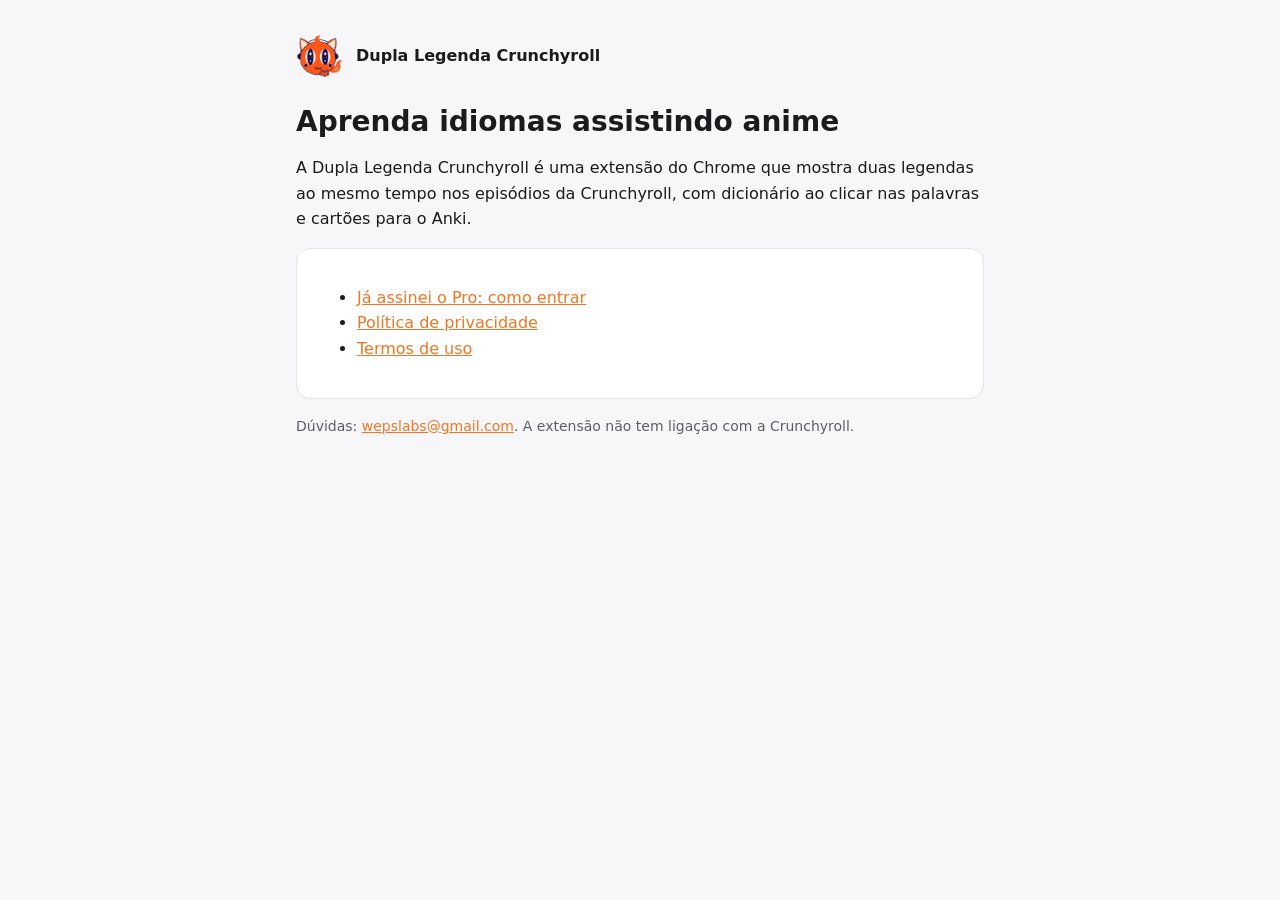
<file: index.html>
<!doctype html>
<html lang="pt-BR">
<head>
  <meta charset="utf-8">
  <meta name="viewport" content="width=device-width, initial-scale=1">
  <title>Dupla Legenda Crunchyroll</title>
  <link rel="icon" href="icon.png">
  <link rel="stylesheet" href="style.css">
</head>
<body>
<main>
  <header>
    <img src="icon.png" alt="">
    <a href="./">Dupla Legenda Crunchyroll</a>
  </header>

  <h1>Aprenda idiomas assistindo anime</h1>
  <p>A Dupla Legenda Crunchyroll é uma extensão do Chrome que mostra duas legendas ao mesmo tempo nos episódios da Crunchyroll, com dicionário ao clicar nas palavras e cartões para o Anki.</p>

  <div class="card">
    <ul>
      <li><a href="obrigado.html">Já assinei o Pro: como entrar</a></li>
      <li><a href="privacidade.html">Política de privacidade</a></li>
      <li><a href="termos.html">Termos de uso</a></li>
    </ul>
  </div>

  <p class="muted">Dúvidas: <a href="mailto:wepslabs@gmail.com">wepslabs@gmail.com</a>. A extensão não tem ligação com a Crunchyroll.</p>
</main>
</body>
</html>
</file>
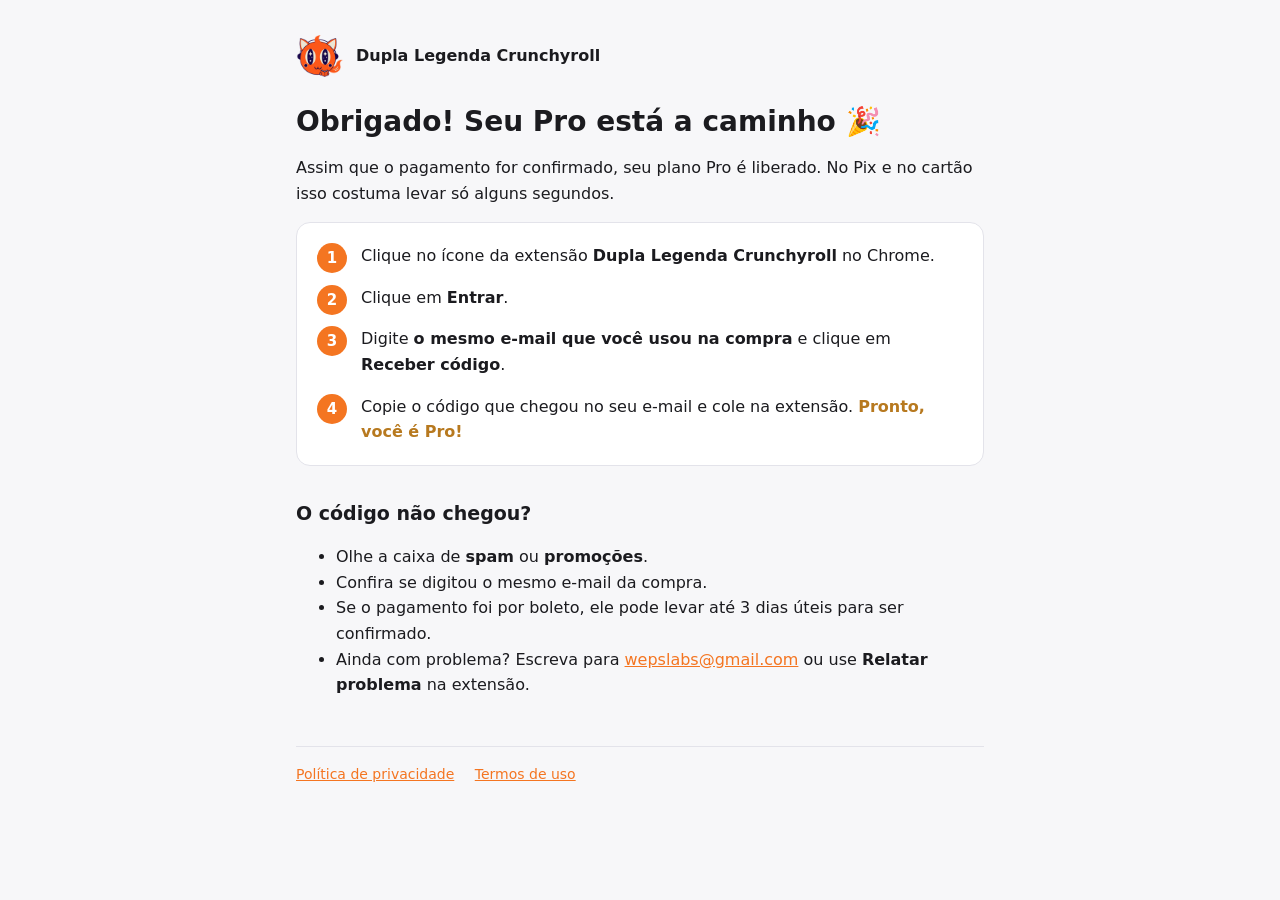
<file: obrigado.html>
<!doctype html>
<html lang="pt-BR">
<head>
  <meta charset="utf-8">
  <meta name="viewport" content="width=device-width, initial-scale=1">
  <title>Pro ativado · Dupla Legenda Crunchyroll</title>
  <link rel="icon" href="icon.png">
  <link rel="stylesheet" href="style.css">
</head>
<body>
<main>
  <header>
    <img src="icon.png" alt="">
    <a href="./">Dupla Legenda Crunchyroll</a>
  </header>

  <h1>Obrigado! Seu Pro está a caminho 🎉</h1>
  <p>Assim que o pagamento for confirmado, seu plano Pro é liberado. No Pix e no cartão isso costuma levar só alguns segundos.</p>

  <div class="card">
    <ol class="steps">
      <li>Clique no ícone da extensão <b>Dupla Legenda Crunchyroll</b> no Chrome.</li>
      <li>Clique em <b>Entrar</b>.</li>
      <li>Digite <b>o mesmo e-mail que você usou na compra</b> e clique em <b>Receber código</b>.</li>
      <li>Copie o código que chegou no seu e-mail e cole na extensão. <span class="ok">Pronto, você é Pro!</span></li>
    </ol>
  </div>

  <h2>O código não chegou?</h2>
  <ul>
    <li>Olhe a caixa de <b>spam</b> ou <b>promoções</b>.</li>
    <li>Confira se digitou o mesmo e-mail da compra.</li>
    <li>Se o pagamento foi por boleto, ele pode levar até 3 dias úteis para ser confirmado.</li>
    <li>Ainda com problema? Escreva para <a href="mailto:wepslabs@gmail.com">wepslabs@gmail.com</a> ou use <b>Relatar problema</b> na extensão.</li>
  </ul>

  <footer>
    <a href="privacidade.html">Política de privacidade</a>
    <a href="termos.html">Termos de uso</a>
  </footer>
</main>
</body>
</html>
</file>
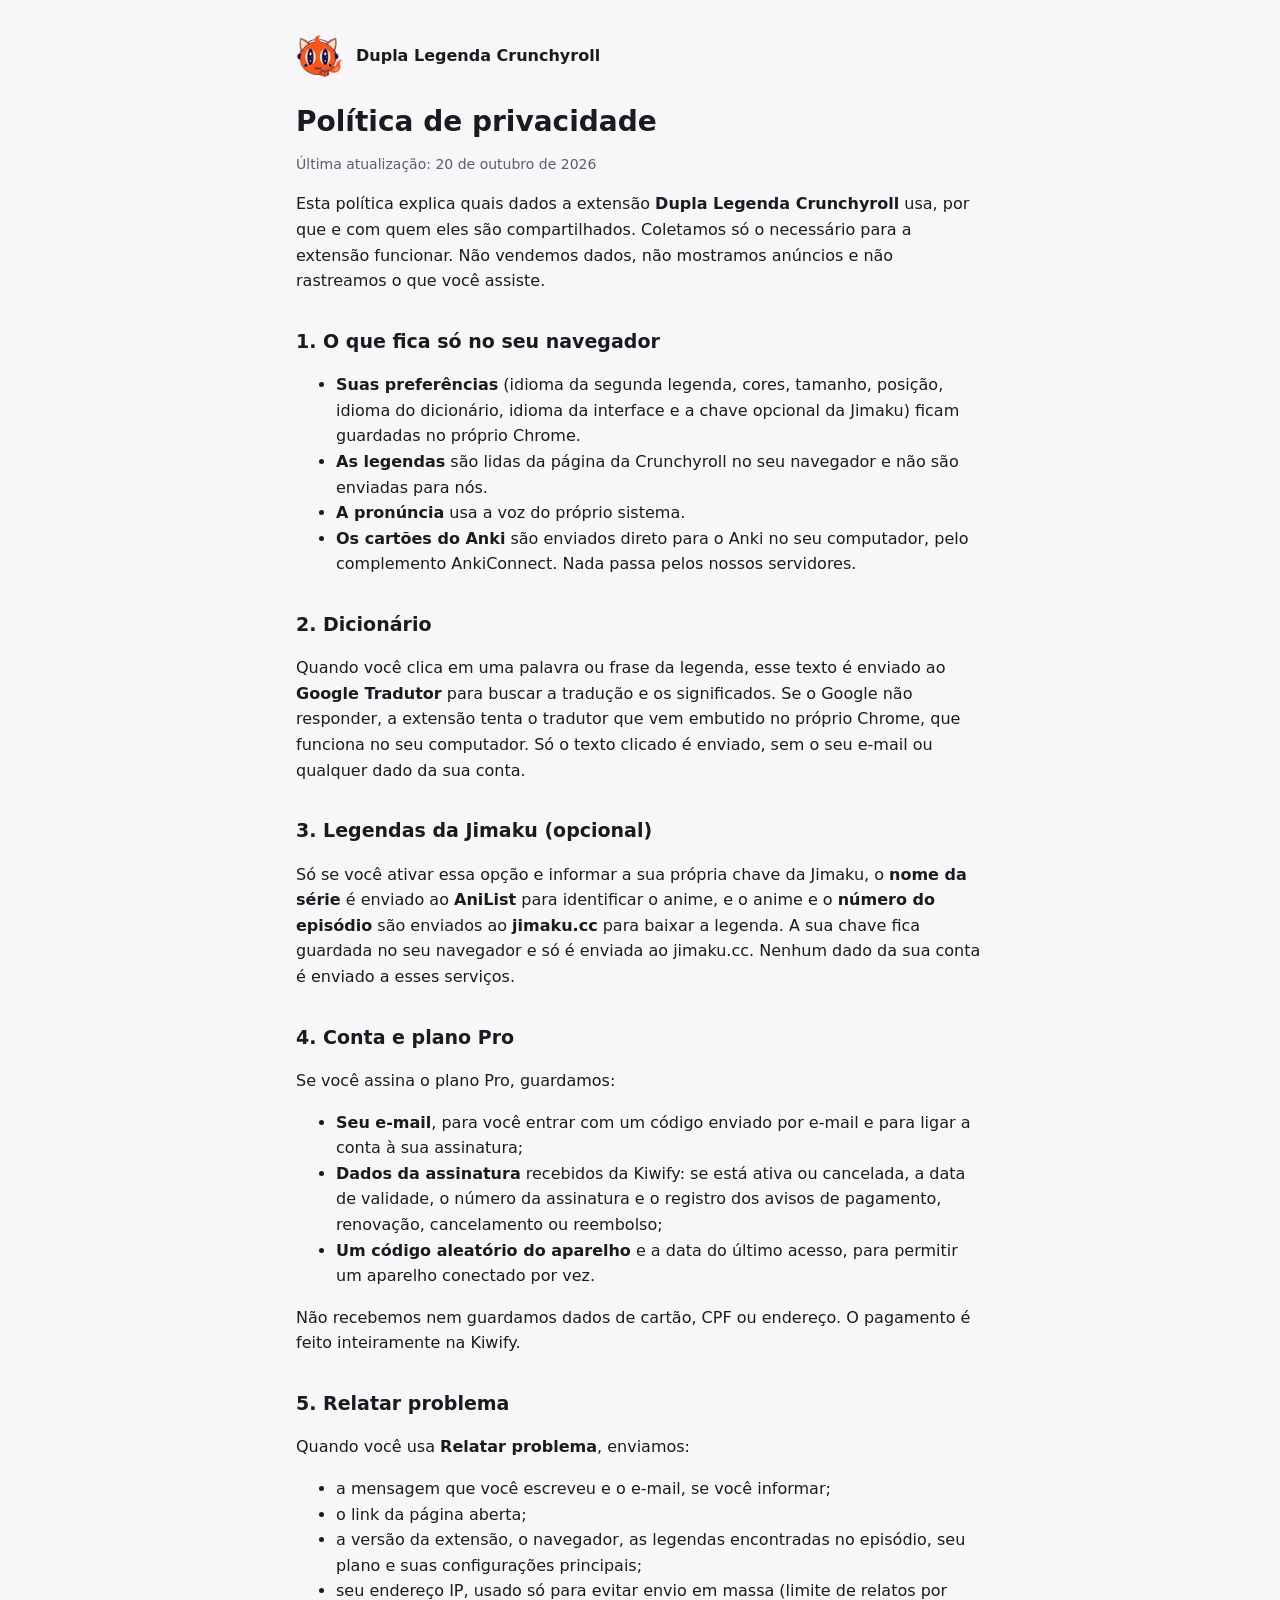
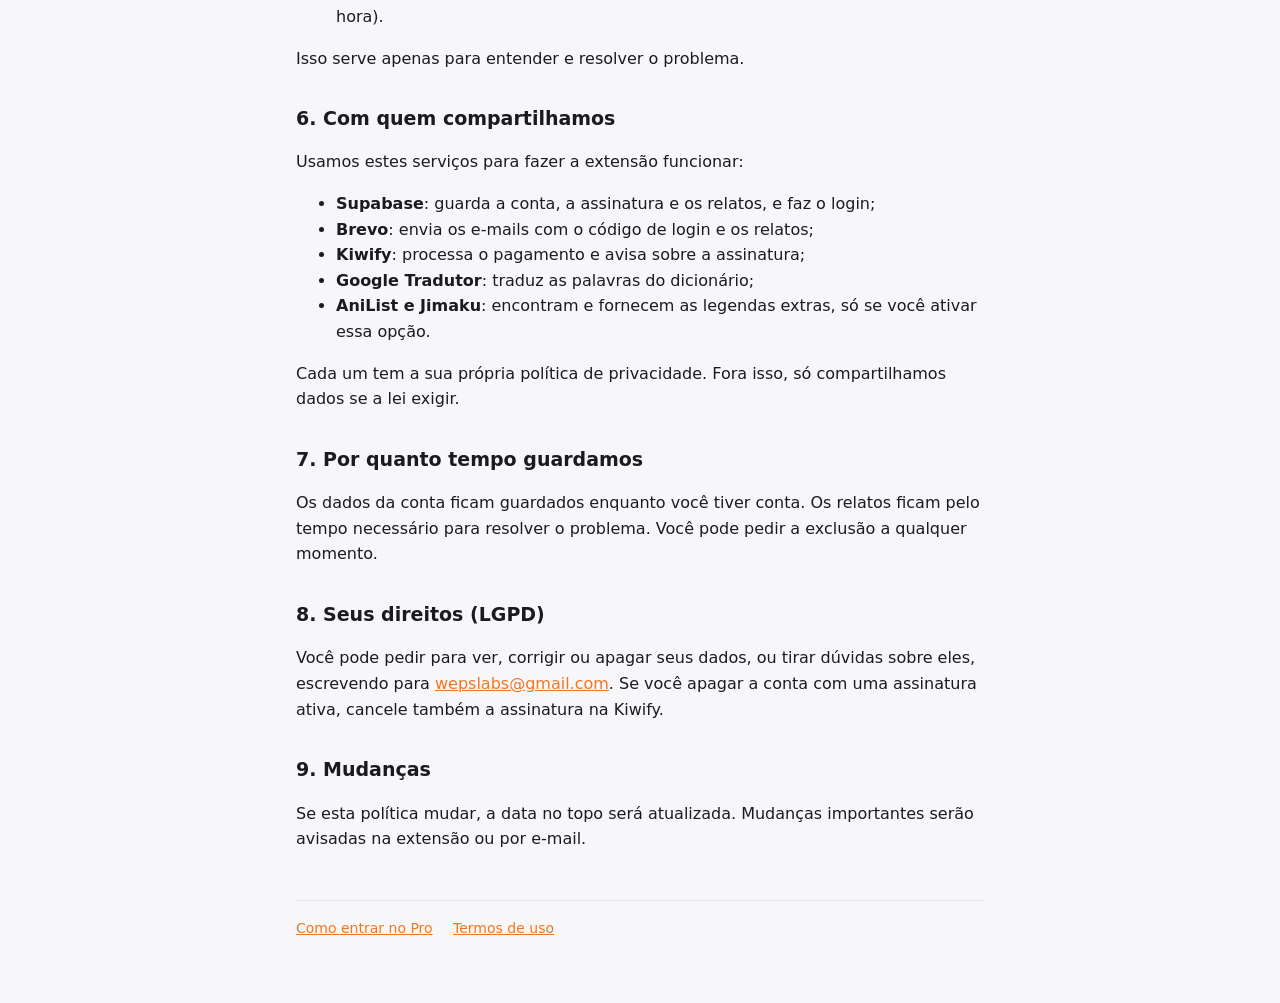
<file: privacidade.html>
<!doctype html>
<html lang="pt-BR">
<head>
  <meta charset="utf-8">
  <meta name="viewport" content="width=device-width, initial-scale=1">
  <title>Política de privacidade · Dupla Legenda Crunchyroll</title>
  <link rel="icon" href="icon.png">
  <link rel="stylesheet" href="style.css">
</head>
<body>
<main>
  <header>
    <img src="icon.png" alt="">
    <a href="./">Dupla Legenda Crunchyroll</a>
  </header>

  <h1>Política de privacidade</h1>
  <p class="muted">Última atualização: 20 de outubro de 2026</p>

  <p>Esta política explica quais dados a extensão <b>Dupla Legenda Crunchyroll</b> usa, por que e com quem eles são compartilhados. Coletamos só o necessário para a extensão funcionar. Não vendemos dados, não mostramos anúncios e não rastreamos o que você assiste.</p>

  <h2>1. O que fica só no seu navegador</h2>
  <ul>
    <li><b>Suas preferências</b> (idioma da segunda legenda, cores, tamanho, posição, idioma do dicionário, idioma da interface e a chave opcional da Jimaku) ficam guardadas no próprio Chrome.</li>
    <li><b>As legendas</b> são lidas da página da Crunchyroll no seu navegador e não são enviadas para nós.</li>
    <li><b>A pronúncia</b> usa a voz do próprio sistema.</li>
    <li><b>Os cartões do Anki</b> são enviados direto para o Anki no seu computador, pelo complemento AnkiConnect. Nada passa pelos nossos servidores.</li>
  </ul>

  <h2>2. Dicionário</h2>
  <p>Quando você clica em uma palavra ou frase da legenda, esse texto é enviado ao <b>Google Tradutor</b> para buscar a tradução e os significados. Se o Google não responder, a extensão tenta o tradutor que vem embutido no próprio Chrome, que funciona no seu computador. Só o texto clicado é enviado, sem o seu e-mail ou qualquer dado da sua conta.</p>

  <h2>3. Legendas da Jimaku (opcional)</h2>
  <p>Só se você ativar essa opção e informar a sua própria chave da Jimaku, o <b>nome da série</b> é enviado ao <b>AniList</b> para identificar o anime, e o anime e o <b>número do episódio</b> são enviados ao <b>jimaku.cc</b> para baixar a legenda. A sua chave fica guardada no seu navegador e só é enviada ao jimaku.cc. Nenhum dado da sua conta é enviado a esses serviços.</p>

  <h2>4. Conta e plano Pro</h2>
  <p>Se você assina o plano Pro, guardamos:</p>
  <ul>
    <li><b>Seu e-mail</b>, para você entrar com um código enviado por e-mail e para ligar a conta à sua assinatura;</li>
    <li><b>Dados da assinatura</b> recebidos da Kiwify: se está ativa ou cancelada, a data de validade, o número da assinatura e o registro dos avisos de pagamento, renovação, cancelamento ou reembolso;</li>
    <li><b>Um código aleatório do aparelho</b> e a data do último acesso, para permitir um aparelho conectado por vez.</li>
  </ul>
  <p>Não recebemos nem guardamos dados de cartão, CPF ou endereço. O pagamento é feito inteiramente na Kiwify.</p>

  <h2>5. Relatar problema</h2>
  <p>Quando você usa <b>Relatar problema</b>, enviamos:</p>
  <ul>
    <li>a mensagem que você escreveu e o e-mail, se você informar;</li>
    <li>o link da página aberta;</li>
    <li>a versão da extensão, o navegador, as legendas encontradas no episódio, seu plano e suas configurações principais;</li>
    <li>seu endereço IP, usado só para evitar envio em massa (limite de relatos por hora).</li>
  </ul>
  <p>Isso serve apenas para entender e resolver o problema.</p>

  <h2>6. Com quem compartilhamos</h2>
  <p>Usamos estes serviços para fazer a extensão funcionar:</p>
  <ul>
    <li><b>Supabase</b>: guarda a conta, a assinatura e os relatos, e faz o login;</li>
    <li><b>Brevo</b>: envia os e-mails com o código de login e os relatos;</li>
    <li><b>Kiwify</b>: processa o pagamento e avisa sobre a assinatura;</li>
    <li><b>Google Tradutor</b>: traduz as palavras do dicionário;</li>
    <li><b>AniList e Jimaku</b>: encontram e fornecem as legendas extras, só se você ativar essa opção.</li>
  </ul>
  <p>Cada um tem a sua própria política de privacidade. Fora isso, só compartilhamos dados se a lei exigir.</p>

  <h2>7. Por quanto tempo guardamos</h2>
  <p>Os dados da conta ficam guardados enquanto você tiver conta. Os relatos ficam pelo tempo necessário para resolver o problema. Você pode pedir a exclusão a qualquer momento.</p>

  <h2>8. Seus direitos (LGPD)</h2>
  <p>Você pode pedir para ver, corrigir ou apagar seus dados, ou tirar dúvidas sobre eles, escrevendo para <a href="mailto:wepslabs@gmail.com">wepslabs@gmail.com</a>. Se você apagar a conta com uma assinatura ativa, cancele também a assinatura na Kiwify.</p>

  <h2>9. Mudanças</h2>
  <p>Se esta política mudar, a data no topo será atualizada. Mudanças importantes serão avisadas na extensão ou por e-mail.</p>

  <footer>
    <a href="obrigado.html">Como entrar no Pro</a>
    <a href="termos.html">Termos de uso</a>
  </footer>
</main>
</body>
</html>
</file>
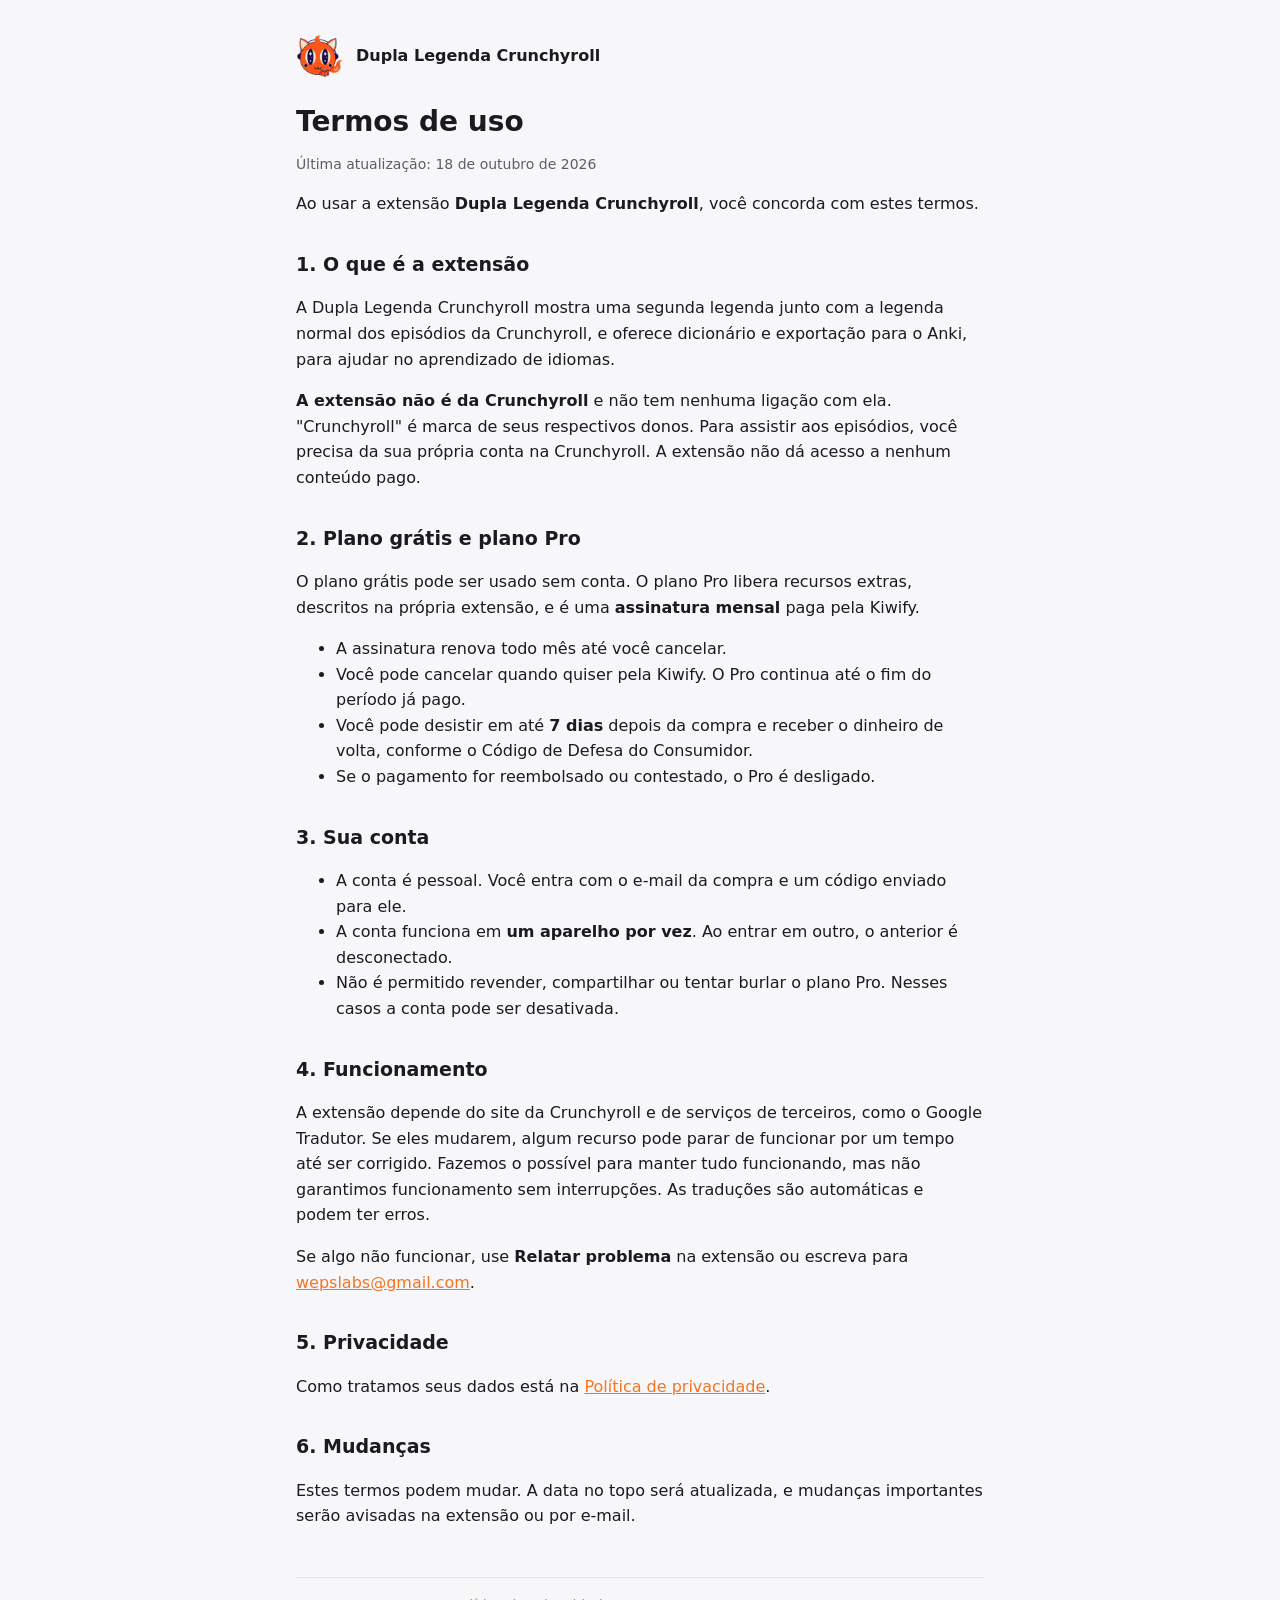
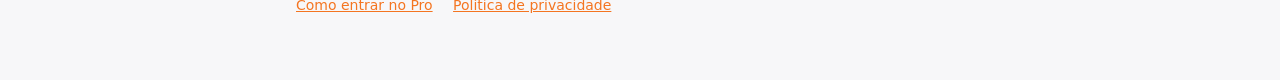
<file: termos.html>
<!doctype html>
<html lang="pt-BR">
<head>
  <meta charset="utf-8">
  <meta name="viewport" content="width=device-width, initial-scale=1">
  <title>Termos de uso · Dupla Legenda Crunchyroll</title>
  <link rel="icon" href="icon.png">
  <link rel="stylesheet" href="style.css">
</head>
<body>
<main>
  <header>
    <img src="icon.png" alt="">
    <a href="./">Dupla Legenda Crunchyroll</a>
  </header>

  <h1>Termos de uso</h1>
  <p class="muted">Última atualização: 18 de outubro de 2026</p>

  <p>Ao usar a extensão <b>Dupla Legenda Crunchyroll</b>, você concorda com estes termos.</p>

  <h2>1. O que é a extensão</h2>
  <p>A Dupla Legenda Crunchyroll mostra uma segunda legenda junto com a legenda normal dos episódios da Crunchyroll, e oferece dicionário e exportação para o Anki, para ajudar no aprendizado de idiomas.</p>
  <p><b>A extensão não é da Crunchyroll</b> e não tem nenhuma ligação com ela. "Crunchyroll" é marca de seus respectivos donos. Para assistir aos episódios, você precisa da sua própria conta na Crunchyroll. A extensão não dá acesso a nenhum conteúdo pago.</p>

  <h2>2. Plano grátis e plano Pro</h2>
  <p>O plano grátis pode ser usado sem conta. O plano Pro libera recursos extras, descritos na própria extensão, e é uma <b>assinatura mensal</b> paga pela Kiwify.</p>
  <ul>
    <li>A assinatura renova todo mês até você cancelar.</li>
    <li>Você pode cancelar quando quiser pela Kiwify. O Pro continua até o fim do período já pago.</li>
    <li>Você pode desistir em até <b>7 dias</b> depois da compra e receber o dinheiro de volta, conforme o Código de Defesa do Consumidor.</li>
    <li>Se o pagamento for reembolsado ou contestado, o Pro é desligado.</li>
  </ul>

  <h2>3. Sua conta</h2>
  <ul>
    <li>A conta é pessoal. Você entra com o e-mail da compra e um código enviado para ele.</li>
    <li>A conta funciona em <b>um aparelho por vez</b>. Ao entrar em outro, o anterior é desconectado.</li>
    <li>Não é permitido revender, compartilhar ou tentar burlar o plano Pro. Nesses casos a conta pode ser desativada.</li>
  </ul>

  <h2>4. Funcionamento</h2>
  <p>A extensão depende do site da Crunchyroll e de serviços de terceiros, como o Google Tradutor. Se eles mudarem, algum recurso pode parar de funcionar por um tempo até ser corrigido. Fazemos o possível para manter tudo funcionando, mas não garantimos funcionamento sem interrupções. As traduções são automáticas e podem ter erros.</p>
  <p>Se algo não funcionar, use <b>Relatar problema</b> na extensão ou escreva para <a href="mailto:wepslabs@gmail.com">wepslabs@gmail.com</a>.</p>

  <h2>5. Privacidade</h2>
  <p>Como tratamos seus dados está na <a href="privacidade.html">Política de privacidade</a>.</p>

  <h2>6. Mudanças</h2>
  <p>Estes termos podem mudar. A data no topo será atualizada, e mudanças importantes serão avisadas na extensão ou por e-mail.</p>

  <footer>
    <a href="obrigado.html">Como entrar no Pro</a>
    <a href="privacidade.html">Política de privacidade</a>
  </footer>
</main>
</body>
</html>
</file>
<file: style.css>
:root {
  --bg: #f7f7f9;
  --card: #ffffff;
  --text: #1b1b1f;
  --muted: #5d5d68;
  --line: #e3e3ea;
  --accent: #f47521;
  --gold: #b7791f;
}
@media (prefers-color-scheme: dark) {
  :root {
    --bg: #141418;
    --card: #1e1e24;
    --text: #ececf1;
    --muted: #a0a0ad;
    --line: #2e2e38;
    --gold: #ffc23d;
  }
}
* { box-sizing: border-box; }
body {
  margin: 0;
  background: var(--bg);
  color: var(--text);
  font: 16px/1.6 system-ui, -apple-system, "Segoe UI", Roboto, sans-serif;
}
main { max-width: 720px; margin: 0 auto; padding: 32px 16px 64px; }
header { display: flex; align-items: center; gap: 12px; margin-bottom: 24px; }
header img { width: 48px; height: 48px; border-radius: 12px; }
header a { color: inherit; text-decoration: none; font-weight: 700; }
h1 { font-size: 28px; line-height: 1.25; margin: 0 0 8px; }
h2 { font-size: 19px; margin: 32px 0 8px; }
p, li { color: var(--text); }
.muted { color: var(--muted); font-size: 14px; }
a { color: var(--accent); }
.card {
  background: var(--card);
  border: 1px solid var(--line);
  border-radius: 14px;
  padding: 20px;
  margin: 16px 0;
}
.steps { counter-reset: s; list-style: none; padding: 0; margin: 0; }
.steps li { counter-increment: s; position: relative; padding: 0 0 16px 44px; }
.steps li:last-child { padding-bottom: 0; }
.steps li::before {
  content: counter(s);
  position: absolute; left: 0; top: 0;
  width: 30px; height: 30px; border-radius: 50%;
  display: grid; place-items: center;
  background: var(--accent); color: #fff; font-weight: 700; font-size: 15px;
}
.ok { color: var(--gold); font-weight: 700; }
footer { margin-top: 48px; padding-top: 16px; border-top: 1px solid var(--line); font-size: 14px; color: var(--muted); }
footer a { margin-right: 16px; }
</file>
